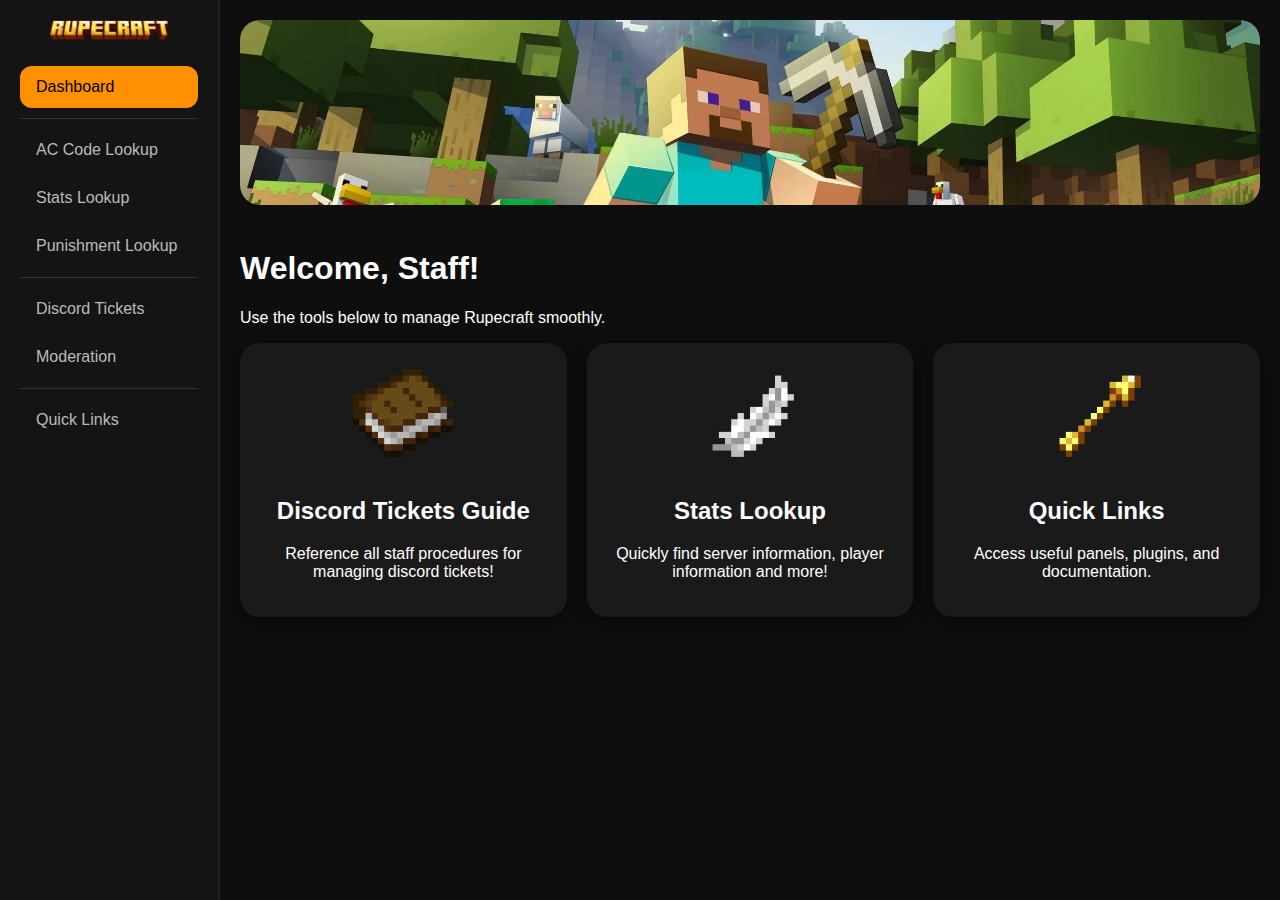
<file: index.html>
<!DOCTYPE html>
<html lang="en">
<head>
  <meta charset="UTF-8">
  <meta name="viewport" content="width=device-width, initial-scale=1.0">
  <title>Rupecraft Staff Dashboard</title>
  <link rel="stylesheet" href="css/style.css">
</head>
<body>
<aside class="sidebar">
  <img src="assets/images/logo.png" class="logo" alt="Rupecraft Logo">
  <nav>
    <a href="index.html" class="active">Dashboard</a>
    <div class="section-line"></div>
    <a href="ac-code-lookup.html">AC Code Lookup</a>
    <a href="stats-lookup.html">Stats Lookup</a>
    <a href="punishment-lookup.html">Punishment Lookup</a>
    <div class="section-line"></div>
    <a href="discord-tickets.html">Discord Tickets</a>
    <a href="moderation.html">Moderation</a>
    <div class="section-line"></div>
    <a href="quick-links.html">Quick Links</a>
  </nav>
</aside>

  <main class="content">
    <header>
      <img src="assets/images/dashboard-banner.png" class="banner" alt="Dashboard Banner">
      <h1>Welcome, Staff!</h1>
      <p>Use the tools below to manage Rupecraft smoothly.</p>
    </header>

<section class="cards">
  <a href="discord-tickets.html" class="card-link">
    <div class="card">
      <img src="assets/images/discordtickets-preview.png" alt="Discord Tickets Guide">
      <h2>Discord Tickets Guide</h2>
      <p>Reference all staff procedures for managing discord tickets!</p>
    </div>
  </a>

  <a href="stats-lookup.html" class="card-link">
    <div class="card">
      <img src="assets/images/stats-preview.png" alt="Stats Lookup">
      <h2>Stats Lookup</h2>
      <p>Quickly find server information, player information and more!</p>
    </div>
  </a>

  <a href="quick-links.html" class="card-link">
    <div class="card">
      <img src="assets/images/quicklinks-preview.png" alt="Quick Links">
      <h2>Quick Links</h2>
      <p>Access useful panels, plugins, and documentation.</p>
    </div>
  </a>
</section>
  </main>
</body>
</html>
</file>
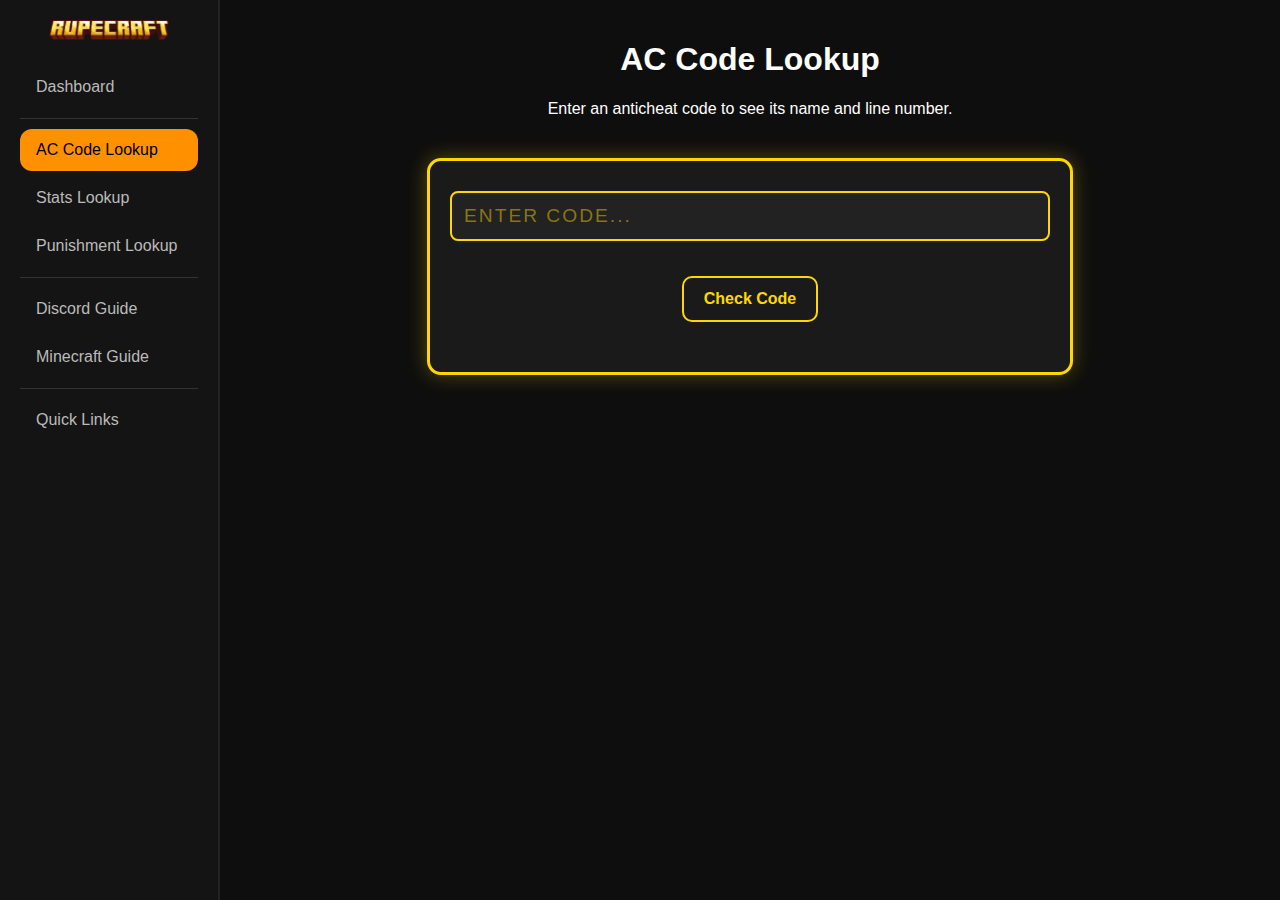
<file: ac-code-lookup.html>
<!DOCTYPE html>
<html lang="en">
<head>
<meta charset="UTF-8">
<meta name="viewport" content="width=device-width, initial-scale=1.0">
<title>AC Code Lookup - Rupecraft Staff</title>
<link rel="stylesheet" href="css/style.css">
<link rel="icon" type="image/x-icon" href="/images/favicon.png">
<style>
/* --- AC Lookup Specific Styles --- */
.code-lookup-container {
    max-width: 600px;
    margin: 40px auto;
    background-color: #1a1a1a;
    border: 3px solid gold;
    border-radius: 14px;
    padding: 30px 20px;
    text-align: center;
    box-shadow: 0 0 20px rgba(255, 215, 0, 0.3);
}
.code-lookup-container input[type="text"] {
    width: 100%;
    padding: 12px;
    font-size: 1.2em;
    text-transform: uppercase;
    letter-spacing: 2px;
    border-radius: 8px;
    border: 2px solid gold;
    background-color: #222;
    color: gold;
    outline: none;
}
.code-lookup-container input[type="text"]::placeholder {
    color: #ffd70077;
}
.code-lookup-container button {
    margin-top: 20px;
    padding: 12px 20px;
    font-size: 1em;
    font-weight: bold;
    border: 2px solid gold;
    border-radius: 10px;
    background-color: transparent;
    color: gold;
    cursor: pointer;
    transition: 0.3s ease;
}
.code-lookup-container button:hover {
    background-color: gold;
    color: #222;
    box-shadow: 0 0 15px gold;
}
#result {
    margin-top: 20px;
    font-size: 1.1em;
}
#result span.code {
    color: gold;
    font-weight: bold;
}
#result span.name, #result span.line {
    color: #fff;
}
#result p.error {
    color: #f87171;
    font-weight: bold;
}
</style>
</head>
<body>
<aside class="sidebar">
    <img src="assets/images/logo.png" class="logo" alt="Rupecraft Logo">
    <nav>
        <a href="index.html">Dashboard</a>
        <div class="section-line"></div>
        <a href="ac-code-lookup.html" class="active">AC Code Lookup</a>
        <a href="stats-lookup.html">Stats Lookup</a>
        <a href="punishment-lookup.html">Punishment Lookup</a>
        <div class="section-line"></div>
        <a href="discord-guide.html">Discord Guide</a>
        <a href="minecraft-guide.html">Minecraft Guide</a>
        <div class="section-line"></div>
        <a href="quick-links.html">Quick Links</a>
    </nav>
</aside>

<main class="content">
    <header>
        <h1  style="text-align: center;">AC Code Lookup</h1>
        <p  style="text-align: center;">Enter an anticheat code to see its name and line number.</p>
    </header>

    <div class="code-lookup-container">
        <input type="text" id="codeInput" placeholder="Enter code..." maxlength="4">
        <button onclick="lookupCode()">Check Code</button>
        <div id="result"></div>
    </div>
</main>

<script src="script.js"></script>
</body>
<script src="https://api.instatus.com/widget?host=rupecraft.instatus.com&code=b5ec3817&locale=en">
</script>
</html>
</file>
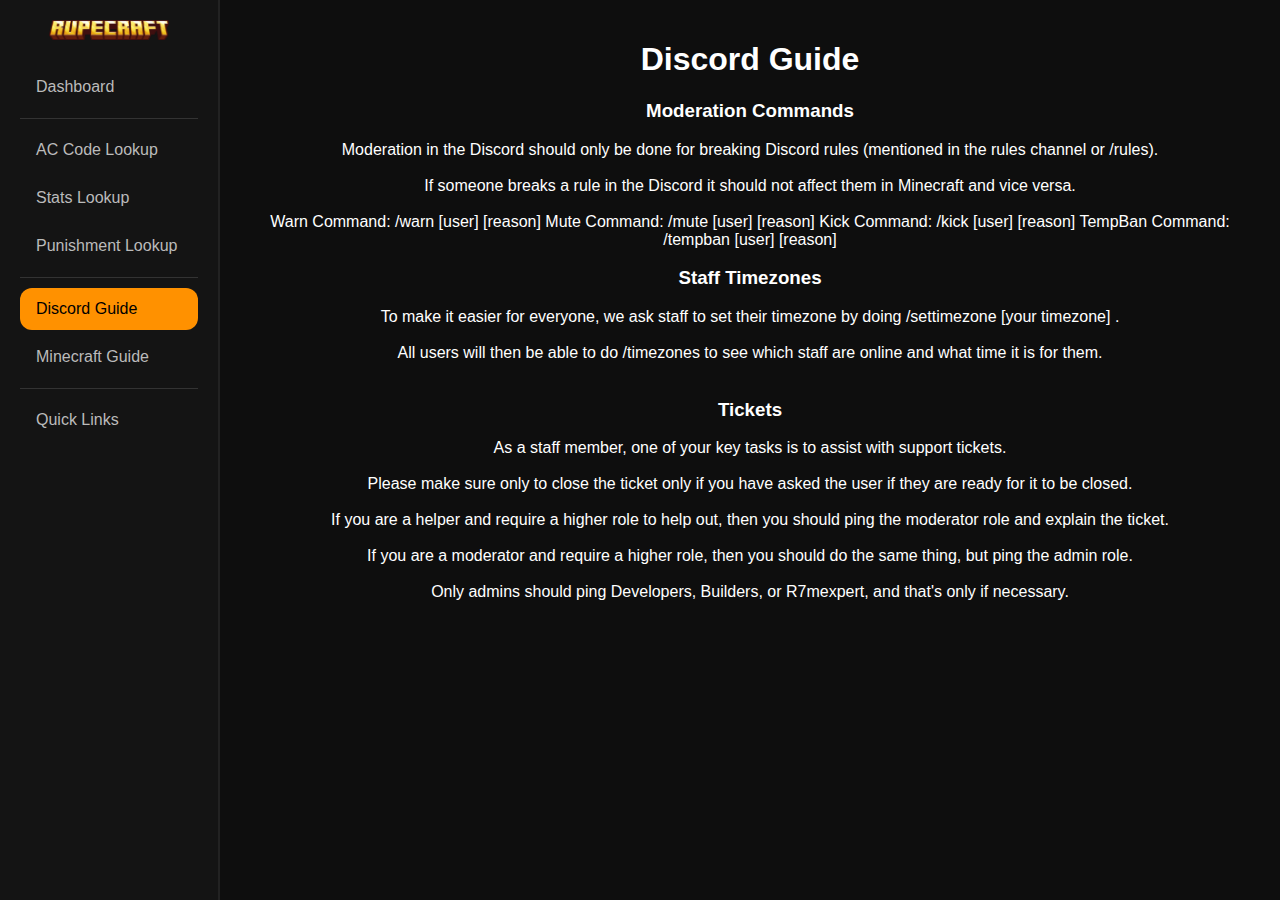
<file: discord-guide.html>
<!DOCTYPE html>
<html lang="en">
<head>
  <meta charset="UTF-8">
  <meta name="viewport" content="width=device-width, initial-scale=1.0">
  <title>Discord Guide</title>
  <link rel="stylesheet" href="css/style.css">
  <link rel="icon" type="image/x-icon" href="/images/favicon.png">
</head>
<body>
<aside class="sidebar">
  <img src="assets/images/logo.png" class="logo" alt="Rupecraft Logo">
  <nav>
    <a href="index.html">Dashboard</a>
    <div class="section-line"></div>
    <a href="ac-code-lookup.html">AC Code Lookup</a>
    <a href="stats-lookup.html">Stats Lookup</a>
    <a href="punishment-lookup.html">Punishment Lookup</a>
    <div class="section-line"></div>
    <a href="discord-guide.html" class="active">Discord Guide</a>
    <a href="minecraft-guide.html">Minecraft Guide</a>
    <div class="section-line"></div>
    <a href="quick-links.html">Quick Links</a>
  </nav>
</aside>
  <main class="content">
  <div class="centered-text">
    <h1 style="text-align: center;">Discord Guide</h1>
    <h3 style="text-align: center;">Moderation Commands</h3>
            <p style="text-align: center;">
                Moderation in the Discord should only be done for breaking Discord rules (mentioned in the rules channel or /rules).<br><br>
                If someone breaks a rule in the Discord it should not affect them in Minecraft and vice versa. <br><br>
                Warn Command: /warn [user] [reason]
                Mute Command: /mute [user] [reason]
                Kick Command: /kick [user] [reason]
                TempBan Command: /tempban [user] [reason]
            </p>
    <h3 style="text-align: center;">Staff Timezones</h3>
            <p style="text-align: center;">
                To make it easier for everyone, we ask staff to set their timezone by doing /settimezone [your timezone] .<br><br>
                All users will then be able to do /timezones to see which staff are online and what time it is for them.<br><br>
    <h3 style="text-align: center;">Tickets</h3>
            <p style="text-align: center;">
                As a staff member, one of your key tasks is to assist with support tickets.<br><br>
                Please make sure only to close the ticket only if you have asked the user if they are ready for it to be closed.<br><br>
                If you are a helper and require a higher role to help out, then you should ping the moderator role and explain the ticket.<br><br>
                If you are a moderator and require a higher role, then you should do the same thing, but ping the admin role.<br><br>
                Only admins should ping Developers, Builders, or R7mexpert, and that's only if necessary.<br><br>
  </div>
  </main>
</body>
<script src="https://api.instatus.com/widget?host=rupecraft.instatus.com&code=b5ec3817&locale=en">
</script>
</html>
</file>
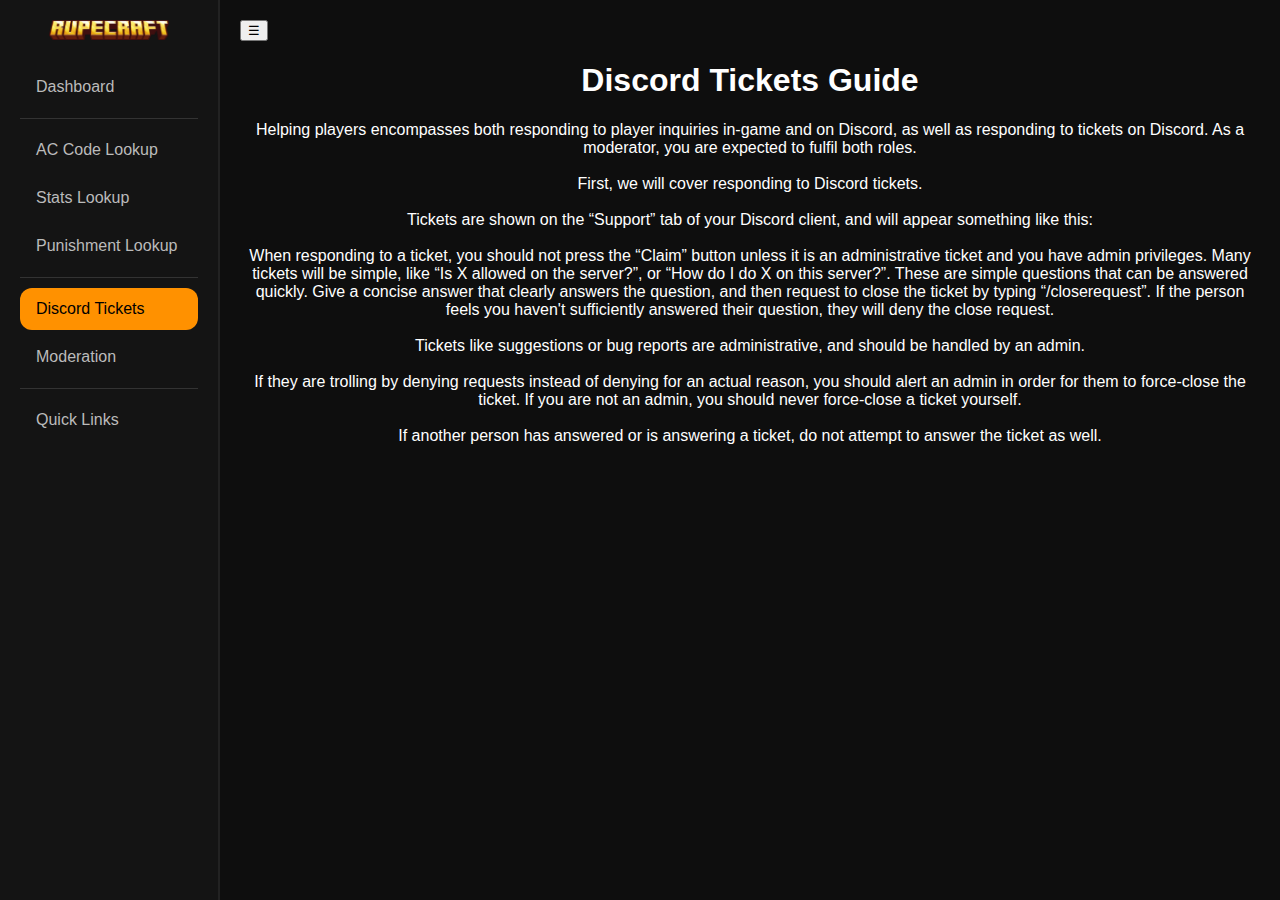
<file: discord-tickets.html>
<!DOCTYPE html>
<html lang="en">
<head>
  <meta charset="UTF-8">
  <meta name="viewport" content="width=device-width, initial-scale=1.0">
  <title>Discord Tickets Guide</title>
  <link rel="stylesheet" href="css/style.css">
  <link rel="icon" type="image/x-icon" href="/images/favicon.png">
</head>
<body>
<aside class="sidebar">
  <img src="assets/images/logo.png" class="logo" alt="Rupecraft Logo">
  <nav>
    <a href="index.html">Dashboard</a>
    <div class="section-line"></div>
    <a href="ac-code-lookup.html">AC Code Lookup</a>
    <a href="stats-lookup.html">Stats Lookup</a>
    <a href="punishment-lookup.html">Punishment Lookup</a>
    <div class="section-line"></div>
    <a href="discord-tickets.html" class="active">Discord Tickets</a>
    <a href="moderation.html">Moderation</a>
    <div class="section-line"></div>
    <a href="quick-links.html">Quick Links</a>
  </nav>
</aside>
  <main class="content">
  <button class="hamburger" onclick="toggleMenu()">☰</button>
  <div class="centered-text">
    <h1 style="text-align: center;">Discord Tickets Guide</h1>
            <p style="text-align: center;">
                Helping players encompasses both responding to player inquiries in-game and on Discord, as well as responding to tickets on Discord. As a moderator, you are expected to fulfil both roles.<br><br>
                First, we will cover responding to Discord tickets.<br><br>
                Tickets are shown on the “Support” tab of your Discord client, and will appear something like this:<br><br>
                When responding to a ticket, you should not press the “Claim” button unless it is an administrative ticket and you have admin privileges. Many tickets will be simple, like “Is X allowed on the server?”, or “How do I do X on this server?”. These are simple questions that can be answered quickly. Give a concise answer that clearly answers the question, and then request to close the ticket by typing “/closerequest”. If the person feels you haven't sufficiently answered their question, they will deny the close request.<br><br>
                Tickets like suggestions or bug reports are administrative, and should be handled by an admin.<br><br>
                If they are trolling by denying requests instead of denying for an actual reason, you should alert an admin in order for them to force-close the ticket. If you are not an admin, you should never force-close a ticket yourself.<br><br>
                If another person has answered or is answering a ticket, do not attempt to answer the ticket as well.<br><br>
            </p>
  </div>
  </main>
</body>
<script src="https://api.instatus.com/widget?host=rupecraft.instatus.com&code=b5ec3817&locale=en">
</script>
</html>
</file>
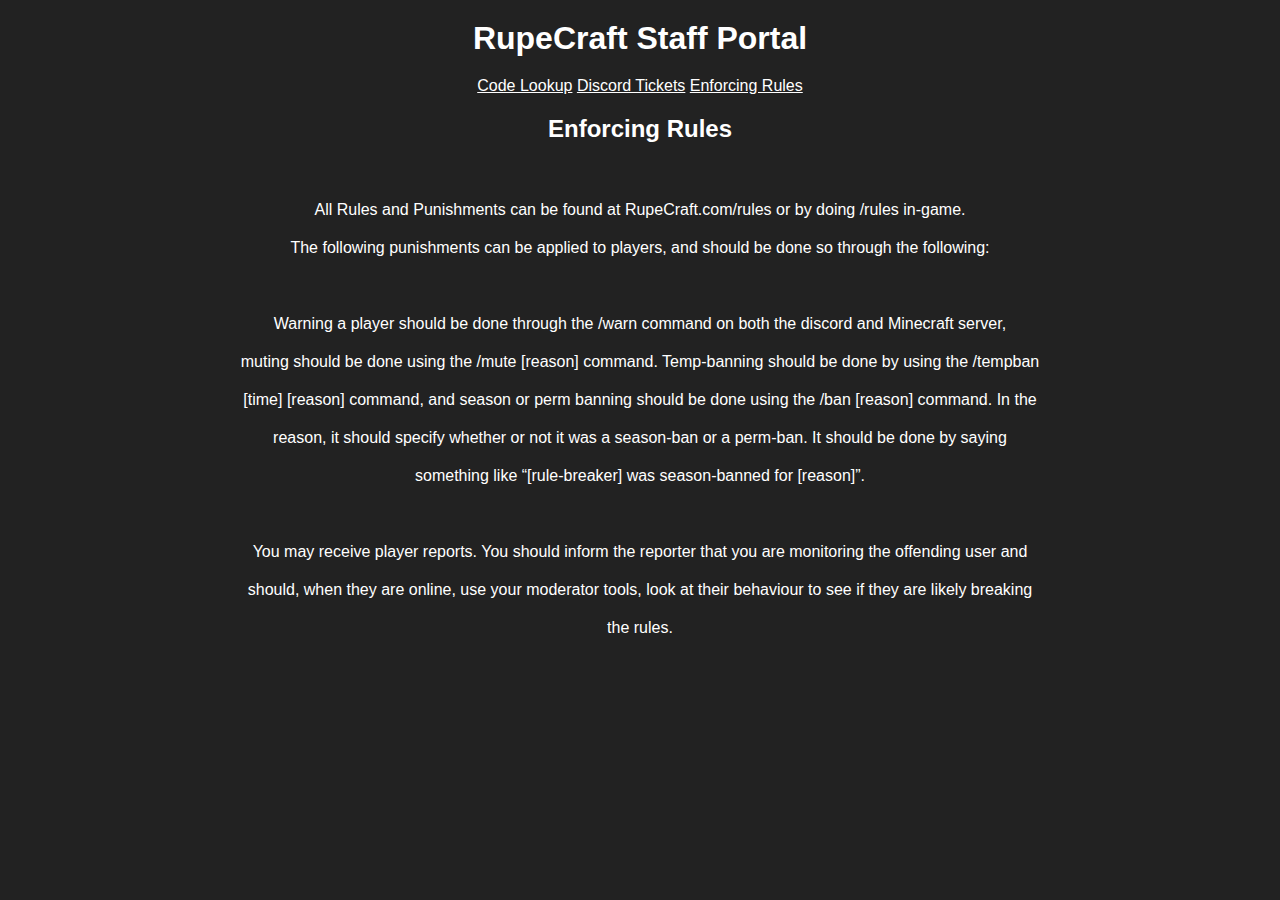
<file: enforcingrules.html>
<!DOCTYPE html>
<html lang="en">
<head>
  <meta charset="UTF-8">
  <meta name="viewport" content="width=device-width, initial-scale=1.0">
  <title>Staff Portal - Enforcing Rules</title>
  <link rel="stylesheet" href="style.css">
</head>
<body>
  <div class="navbar">
    <h1>RupeCraft Staff Portal</h1>
    <div>
      <a href="index.html">Code Lookup</a>
      <a href="discordtickets.html">Discord Tickets</a>
      <a href="enforcingrules.html">Enforcing Rules</a>
    </div>
  </div>

  <div class="container">
    <h2>Enforcing Rules</h2>
    <p>‎ </p>
    <p>All Rules and Punishments can be found at RupeCraft.com/rules or by doing /rules in-game.</p>
    <p>The following punishments can be applied to players, and should be done so through the following:</p>
    <p>‎ </p>
    <p>Warning a player should be done through the /warn command on both the discord and Minecraft server,</p> 
    <p>muting should be done using the /mute [reason] command. Temp-banning should be done by using the /tempban</p>
    <p>[time] [reason] command, and season or perm banning should be done using the /ban [reason] command. In the</p>
    <p>reason, it should specify whether or not it was a season-ban or a perm-ban. It should be done by saying</p> 
    <p>something like “[rule-breaker] was season-banned for [reason]”.</p>
    <p>‎ </p>
    <p>You may receive player reports. You should inform the reporter that you are monitoring the offending user and</p>
    <p>should, when they are online, use your moderator tools, look at their behaviour to see if they are likely breaking</p>
    <p>the rules.</p>

    </ul>
  </div>
</body>
</html>
</file>
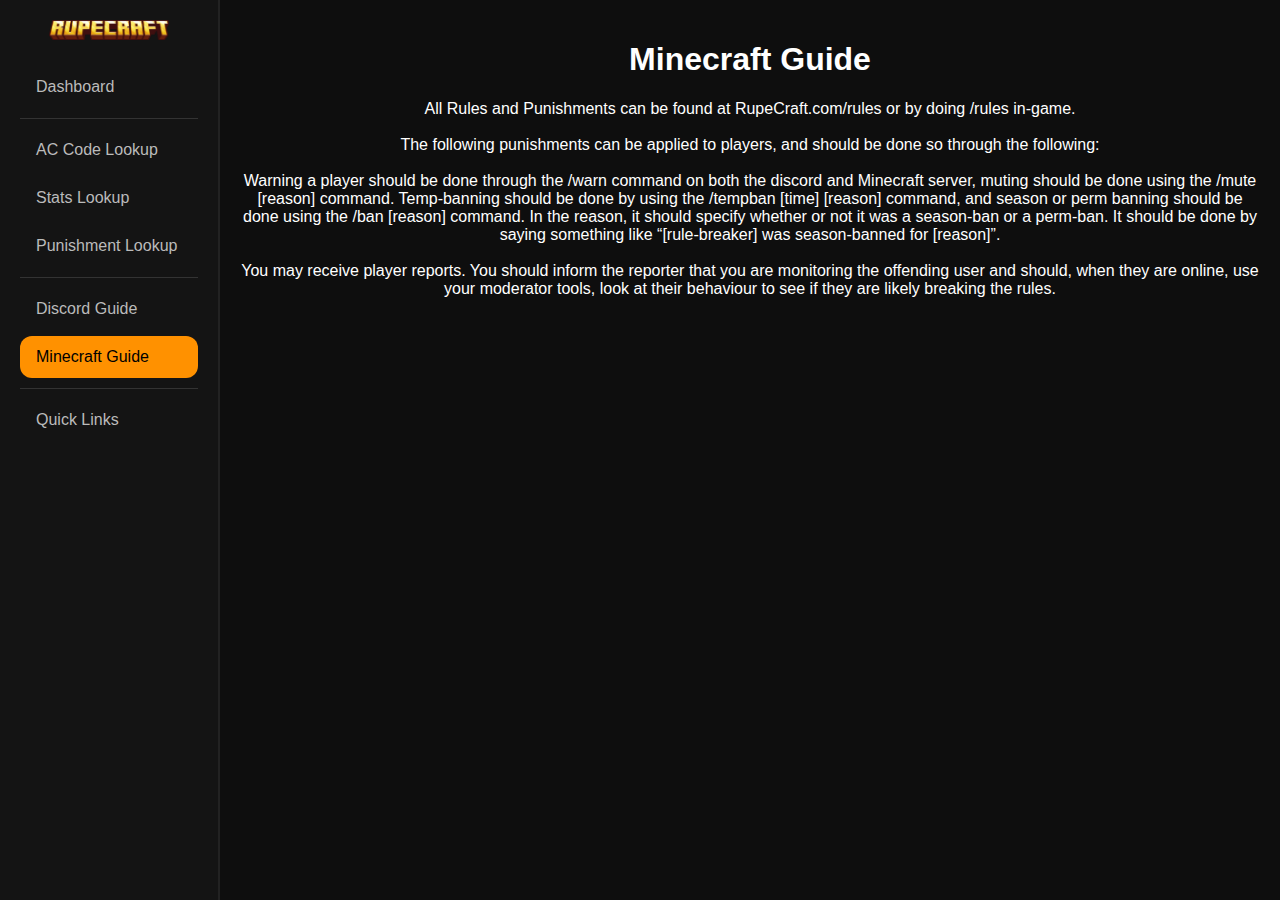
<file: minecraft-guide.html>
<!DOCTYPE html>
<html lang="en">
<head>
  <meta charset="UTF-8">
  <meta name="viewport" content="width=device-width, initial-scale=1.0">
  <title>Minecraft Guide</title>
  <link rel="stylesheet" href="css/style.css">
  <link rel="icon" type="image/x-icon" href="/images/favicon.png">
</head>
<body>
<aside class="sidebar">
  <img src="assets/images/logo.png" class="logo" alt="Rupecraft Logo">
  <nav>
    <a href="index.html">Dashboard</a>
    <div class="section-line"></div>
    <a href="ac-code-lookup.html">AC Code Lookup</a>
    <a href="stats-lookup.html">Stats Lookup</a>
    <a href="punishment-lookup.html">Punishment Lookup</a>
    <div class="section-line"></div>
    <a href="discord-guide.html">Discord Guide</a>
    <a href="minecraft-guide.html" class="active">Minecraft Guide</a>
    <div class="section-line"></div>
    <a href="quick-links.html">Quick Links</a>
  </nav>
</aside>

  <main class="content">
    <h1 style="text-align: center;">Minecraft Guide</h1>
            <p style="text-align: center;">
                All Rules and Punishments can be found at RupeCraft.com/rules or by doing /rules in-game.<br><br>
                The following punishments can be applied to players, and should be done so through the following:<br><br>
                Warning a player should be done through the /warn command on both the discord and Minecraft server, muting should be done using the /mute [reason] command. Temp-banning should be done by using the /tempban [time] [reason] command, and season or perm banning should be done using the /ban [reason] command. In the reason, it should specify whether or not it was a season-ban or a perm-ban. It should be done by saying something like “[rule-breaker] was season-banned for [reason]”.<br><br>
                You may receive player reports. You should inform the reporter that you are monitoring the offending user and should, when they are online, use your moderator tools, look at their behaviour to see if they are likely breaking the rules.<br><br>
            </p>
  </main>
</body>
<script src="https://api.instatus.com/widget?host=rupecraft.instatus.com&code=b5ec3817&locale=en">
</script>
</html>
</file>
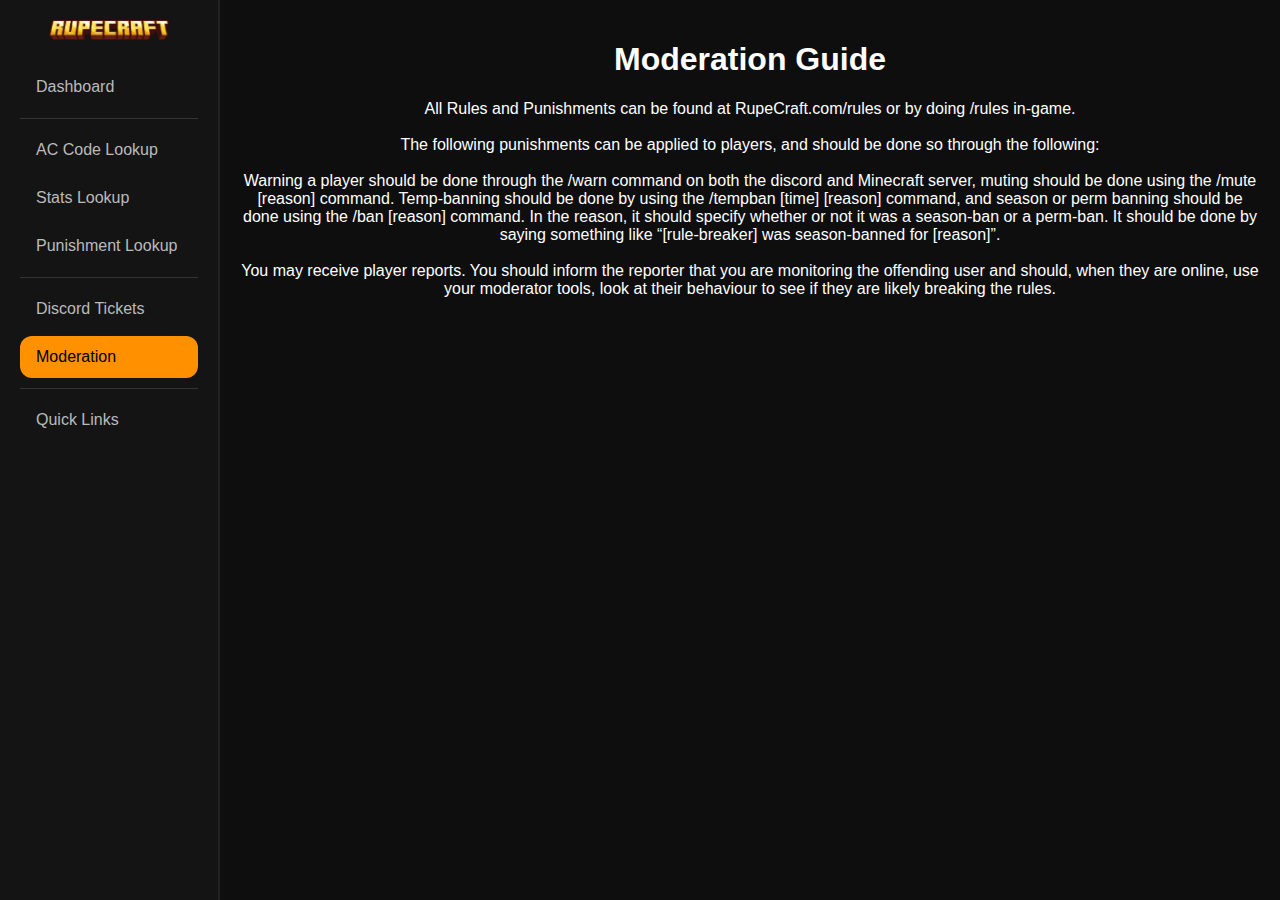
<file: moderation.html>
<!DOCTYPE html>
<html lang="en">
<head>
  <meta charset="UTF-8">
  <meta name="viewport" content="width=device-width, initial-scale=1.0">
  <title>Moderation Guide</title>
  <link rel="stylesheet" href="css/style.css">
</head>
<body>
<aside class="sidebar">
  <img src="assets/images/logo.png" class="logo" alt="Rupecraft Logo">
  <nav>
    <a href="index.html">Dashboard</a>
    <div class="section-line"></div>
    <a href="ac-code-lookup.html">AC Code Lookup</a>
    <a href="stats-lookup.html">Stats Lookup</a>
    <a href="punishment-lookup.html">Punishment Lookup</a>
    <div class="section-line"></div>
    <a href="discord-tickets.html">Discord Tickets</a>
    <a href="moderation.html" class="active">Moderation</a>
    <div class="section-line"></div>
    <a href="quick-links.html">Quick Links</a>
  </nav>
</aside>

  <main class="content">
    <h1 style="text-align: center;">Moderation Guide</h1>
            <p style="text-align: center;">
                All Rules and Punishments can be found at RupeCraft.com/rules or by doing /rules in-game.<br><br>
                The following punishments can be applied to players, and should be done so through the following:<br><br>
                Warning a player should be done through the /warn command on both the discord and Minecraft server, muting should be done using the /mute [reason] command. Temp-banning should be done by using the /tempban [time] [reason] command, and season or perm banning should be done using the /ban [reason] command. In the reason, it should specify whether or not it was a season-ban or a perm-ban. It should be done by saying something like “[rule-breaker] was season-banned for [reason]”.<br><br>
                You may receive player reports. You should inform the reporter that you are monitoring the offending user and should, when they are online, use your moderator tools, look at their behaviour to see if they are likely breaking the rules.<br><br>
            </p>
  </main>
</body>
</html>
</file>
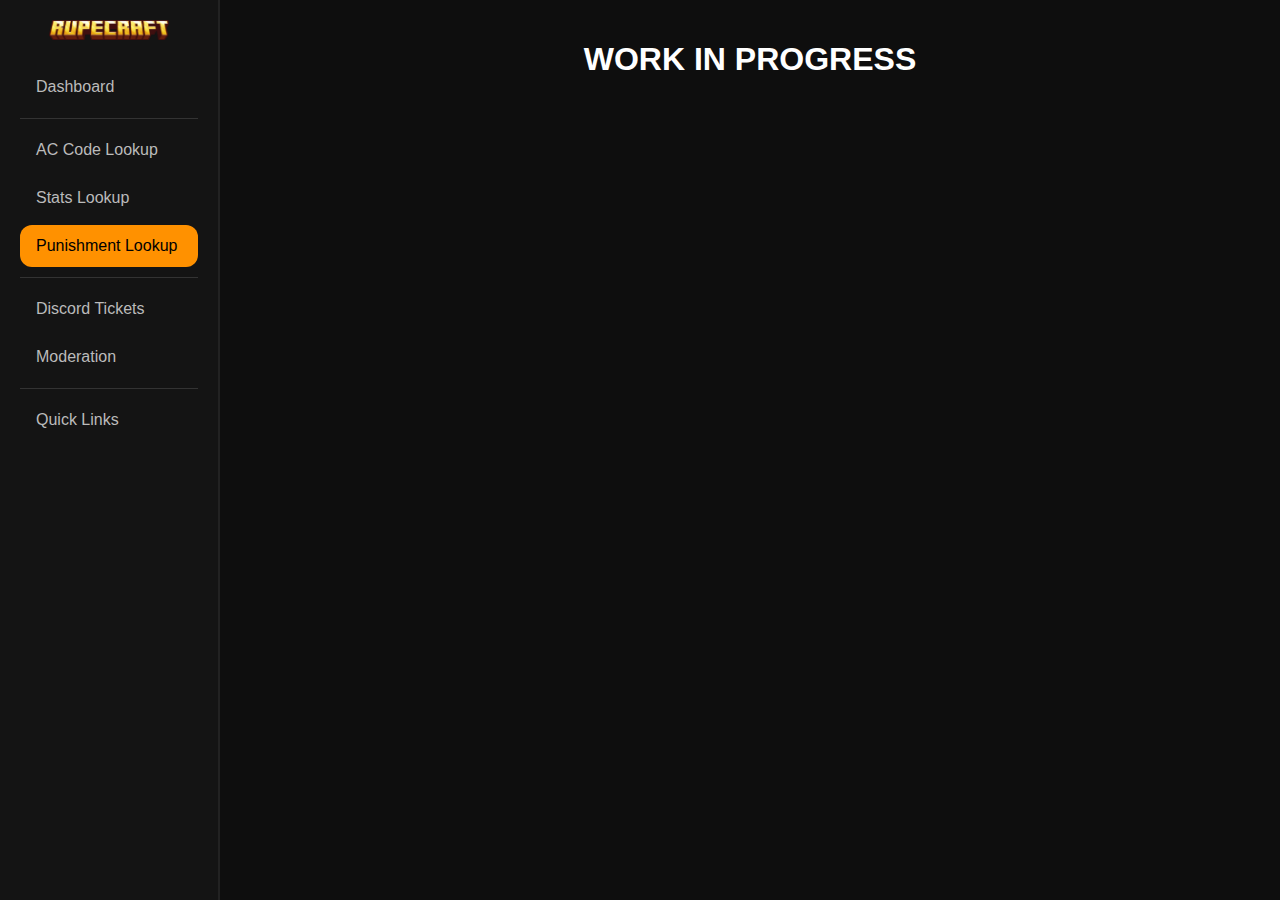
<file: punishment-lookup.html>
<!DOCTYPE html>
<html lang="en">
<head>
  <meta charset="UTF-8">
  <meta name="viewport" content="width=device-width, initial-scale=1.0">
  <title>Code Lookup</title>
  <link rel="stylesheet" href="css/style.css">
  <link rel="icon" type="image/x-icon" href="/images/favicon.png">
</head>
<body>
<aside class="sidebar">
  <img src="assets/images/logo.png" class="logo" alt="Rupecraft Logo">
  <nav>
    <a href="index.html">Dashboard</a>
    <div class="section-line"></div>
    <a href="ac-code-lookup.html">AC Code Lookup</a>
    <a href="stats-lookup.html">Stats Lookup</a>
    <a href="punishment-lookup.html" class="active">Punishment Lookup</a>
    <div class="section-line"></div>
    <a href="discord-tickets.html">Discord Tickets</a>
    <a href="moderation.html">Moderation</a>
    <div class="section-line"></div>
    <a href="quick-links.html">Quick Links</a>
  </nav>
</aside>

  <main class="content">
    <h1 style="text-align: center;">WORK IN PROGRESS</h1>
  </main>
</body>
<script src="https://api.instatus.com/widget?host=rupecraft.instatus.com&code=b5ec3817&locale=en">
</script>
</html>
</file>
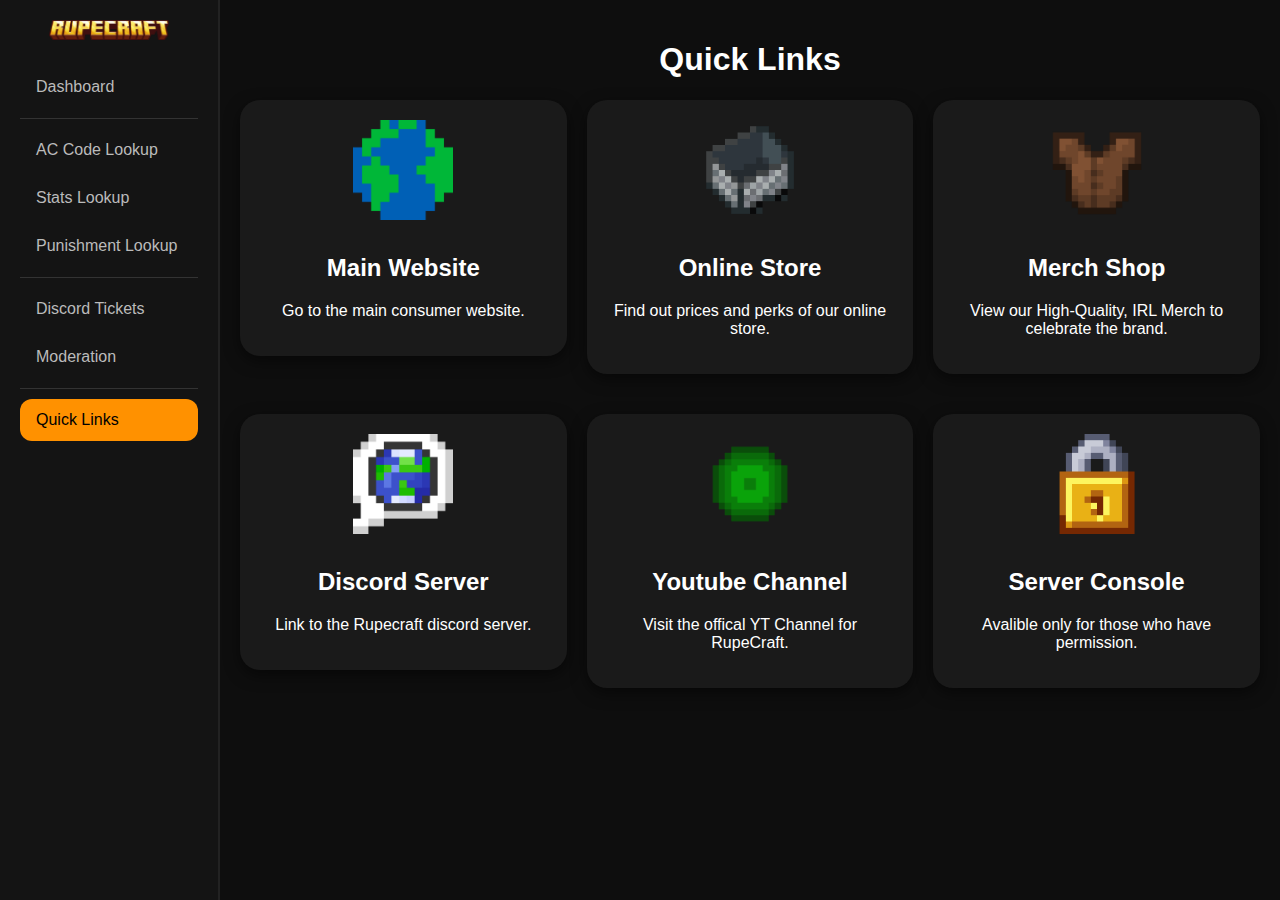
<file: quick-links.html>
<!DOCTYPE html>
<html lang="en">
<head>
  <meta charset="UTF-8">
  <meta name="viewport" content="width=device-width, initial-scale=1.0">
  <title>Quick Links</title>
  <link rel="stylesheet" href="css/style.css">
  <link rel="icon" type="image/x-icon" href="/images/favicon.png">
</head>
<body>
<aside class="sidebar">
  <img src="assets/images/logo.png" class="logo" alt="Rupecraft Logo">
  <nav>
    <a href="index.html">Dashboard</a>
    <div class="section-line"></div>
    <a href="ac-code-lookup.html">AC Code Lookup</a>
    <a href="stats-lookup.html">Stats Lookup</a>
    <a href="punishment-lookup.html">Punishment Lookup</a>
    <div class="section-line"></div>
    <a href="discord-tickets.html">Discord Tickets</a>
    <a href="moderation.html">Moderation</a>
    <div class="section-line"></div>
    <a href="quick-links.html" class="active">Quick Links</a>
  </nav>
</aside>

<main class="content">
  <h1 style="text-align: center;">Quick Links</h1>

  <!-- First group -->
  <section class="cards">
    <a href="https://www.rupecraft.com" class="card-link">
      <div class="card">
        <img src="assets/images/mainwebsite-link.png" alt="Main Website">
        <h2>Main Website</h2>
        <p>Go to the main consumer website.</p>
      </div>
    </a>

    <a href="https://store.rupecraft.com" class="card-link">
      <div class="card">
        <img src="assets/images/store-link.png" alt="Online Store">
        <h2>Online Store</h2>
        <p>Find out prices and perks of our online store.</p>
      </div>
    </a>

    <a href="https://merch.rupecraft.com" class="card-link">
      <div class="card">
        <img src="assets/images/merch-link.png" alt="Merch Shop">
        <h2>Merch Shop</h2>
        <p>View our High-Quality, IRL Merch to celebrate the brand.</p>
      </div>
    </a>
  </section>

  <!-- Second group -->
  <h2 style="text-align:center; margin-top:40px;"> </h2>
  <section class="cards">
    <a href="https://discord.rupecraft.com" class="card-link">
      <div class="card">
        <img src="assets/images/discord-link.png" alt="Discord Server">
        <h2>Discord Server</h2>
        <p>Link to the Rupecraft discord server.</p>
      </div>
    </a>

    <a href="https://youtube.rupecraft.com" class="card-link">
      <div class="card">
        <img src="assets/images/youtube-link.png" alt="Youtube Channel">
        <h2>Youtube Channel</h2>
        <p>Visit the offical YT Channel for RupeCraft.</p>
      </div>
    </a>


    <a href="https://panel.shockbyte.com/server/" class="card-link">
      <div class="card">
        <img src="assets/images/console-link.png" alt="Youtube Channel">
        <h2>Server Console</h2>
        <p>Avalible only for those who have permission.</p>
      </div>
    </a>

  </section>
</main>
</body>
<script src="https://api.instatus.com/widget?host=rupecraft.instatus.com&code=b5ec3817&locale=en">
</script>
</html>
</file>
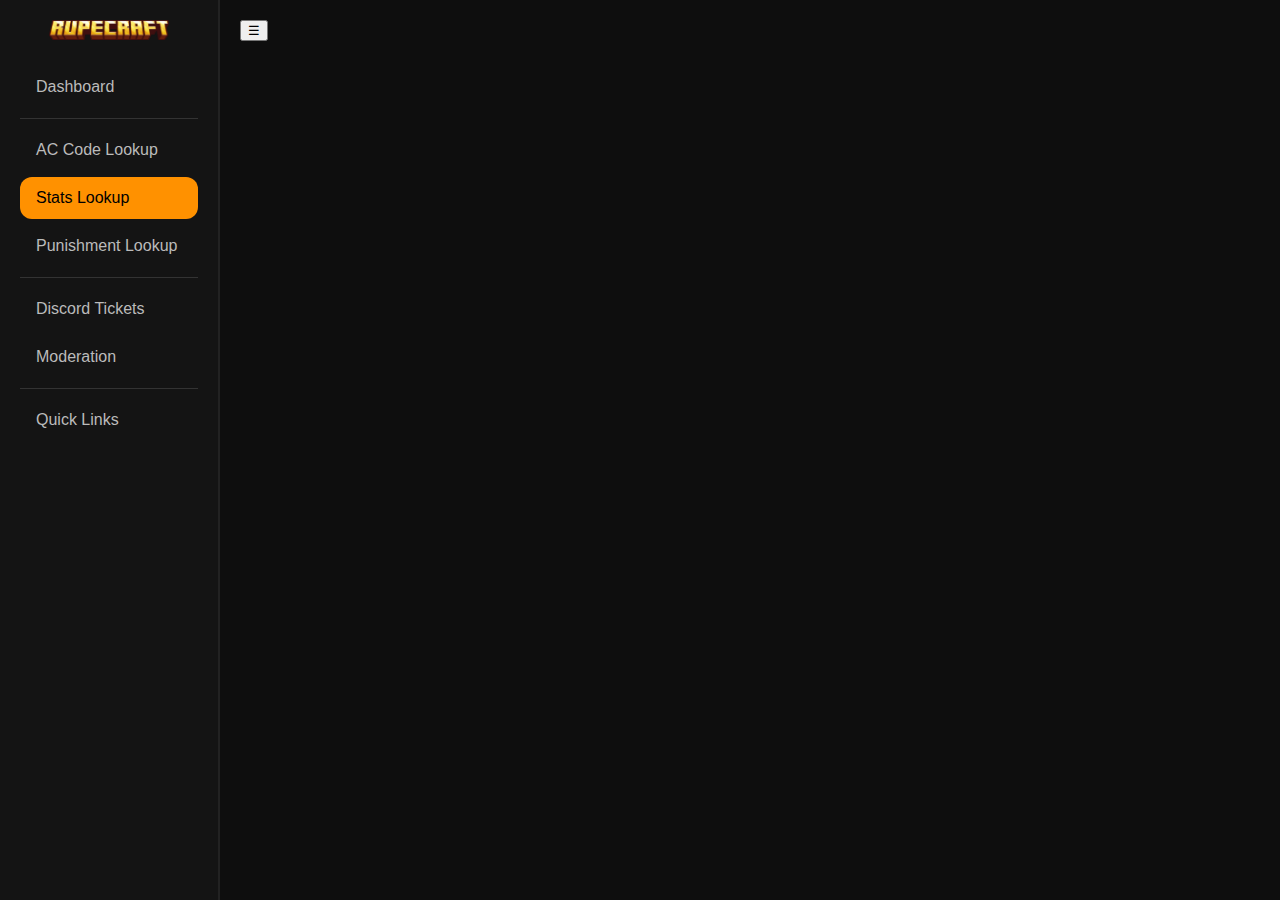
<file: stats-lookup.html>
<!DOCTYPE html>
<html lang="en">
<head>
  <meta charset="UTF-8">
  <meta name="viewport" content="width=device-width, initial-scale=1.0">
  <title>Stats Lookup</title>
  <link rel="stylesheet" href="css/style.css">
  <link rel="icon" type="image/x-icon" href="/images/favicon.png">
</head>
<body>
<aside class="sidebar">
  <img src="assets/images/logo.png" a href="index.html" class="logo" alt="Rupecraft Logo">
  <nav>
    <a href="index.html">Dashboard</a>
    <div class="section-line"></div>
    <a href="ac-code-lookup.html">AC Code Lookup</a>
    <a href="stats-lookup.html" class="active">Stats Lookup</a>
    <a href="punishment-lookup.html">Punishment Lookup</a>
    <div class="section-line"></div>
    <a href="discord-tickets.html">Discord Tickets</a>
    <a href="moderation.html">Moderation</a>
    <div class="section-line"></div>
    <a href="quick-links.html">Quick Links</a>
  </nav>
</aside>

  <main class="content">
    <button class="hamburger" onclick="toggleMenu()">☰</button>
<div class="lookup-container">
  <iframe
    src="https://rupecraftplanproxy.rupertgroom.workers.dev/server/a4ec3274-0060-43c5-aff6-b6fd94e78664/overview"
    style="border: none; border-radius: 12px;">
  </iframe>
</div>
  </main>
</body>
<script src="https://api.instatus.com/widget?host=rupecraft.instatus.com&code=b5ec3817&locale=en">
</script>
</html>
</file>
<file: style.css>
* {
    font-family: Rubik, Verdana, Arial, sans-serif;
    box-sizing: border-box;
    color: white;
}
    html, body {
    margin: 0;
    padding: 0;
    background-color: #222222;
    text-align: center;
}
header {
    display: flex;
    align-items: center;
    justify-content: space-between;
    padding: 20px;
    background-color: #1a1a1a;
    box-shadow: 0 2px 10px rgba(0,0,0,0.5);
}
header img {
    height: 55px;
}
.nav-right {
    display: flex;
    gap: 15px;
}
.nav-button {
    background-color: #ffbe3133;
    border: 2px solid #ffbe31;
    border-radius: 8px;
    padding: 8px 14px;
    color: #ffbe31;
    font-weight: bold;
    font-size: 1em;
    text-decoration: none;
    transition: all 0.3s ease;
    cursor: pointer;
    display: inline-block;
}
.nav-button:hover {
    background-color: #ffbe31;
    color: #222222;
    box-shadow: 0 0 10px #ffbe31;
    transform: translateY(-2px);
}
.nav-button.main-site {
    background-color: #31a2ff33;
    border: 2px solid #31a2ff;
    color: #31a2ff;
}
.nav-button.main-site:hover {
    background-color: #31a2ff;
    color: #222;
    box-shadow: 0 0 10px #31a2ff;
}
h1, p {
    max-width: 1000px;
    margin: 20px auto;
}
.focused {
    width: calc(100% -20px);
    max-width: 1000px;
    margin: 20px auto;
    display: flex;
    column-gap: 20px;
    justify-content: space-between;
}
.focused div {
    width: 50%;
    border-left: 7px solid #ffbe31;
    border-radius: 7px;
    background-color: #ffbe3127;
    padding: 20px;
}
.attention-drawer {
    background-image: url(screenshotBG.png);
    background-size: cover;
    background-repeat: no-repeat;
    background-position: center;
    padding: 60px;
}
.codelookup {
    background-color: #ffbe3133;
    border: 7px solid #ffbe31;
    border-radius: 14px;
    padding: 20px;
    max-width: 500px;
    margin: auto;
    box-shadow: 0 0 15px rgba(255, 190, 49, 0.4);
}
input[type="text"] {
    outline: none;
    background-color: transparent;
    border: none;
    font-size: 1.25em;
    text-transform: uppercase;
    letter-spacing: 2px;
    text-align: center;
    color: #ffbe31;
    width: 100%;
}
button.action {
    background:none;
    border:none;
    background-color: #ffbe3133;
    border: 3px solid #ffbe31;
    border-radius: 14px;
    padding: 12px 20px;
    font-size: 1em;
    font-weight: bold;
    color: #ffbe31;
    margin: 20px auto;
    display: block;
    box-shadow: 0 0 15px rgba(255, 190, 49, 0.4);
    transition: transform 0.2s ease, box-shadow 0.2s ease, background 0.3s;
}
button.action:hover {
    transform: scale(1.05);
    background-color: #ffbe31;
    color: #222;
    box-shadow: 0 0 20px rgba(255, 190, 49, 0.6);
}
.content {
    max-width: 1000px;
    margin: auto;
    padding: 20px;
}
</file>
<file: css/style.css>
/* Reset & body */
body {
  margin: 0;
  font-family: "Segoe UI", sans-serif;
  background: #0e0e0e;
  color: #fff;
  display: flex;
  min-height: 100vh;
  box-sizing: border-box;
}

/* Sidebar */
.sidebar {
  width: 220px;
  background: #141414;
  padding: 20px;
  display: flex;
  flex-direction: column;
  border-right: 2px solid #222;
  height: 100vh;
  position: fixed;
  top: 0;
  left: 0;
  box-sizing: border-box;
}

.sidebar .logo {
  width: 120px;
  margin: 0 auto 20px auto;
}

.sidebar nav a {
  display: block;
  padding: 12px 16px;
  margin: 6px 0;
  border-radius: 12px;
  text-decoration: none;
  color: #bbb;
  transition: 0.3s;
}

.sidebar nav a:hover,
.sidebar nav a.active {
  background: rgb(255, 145, 0); /* gold highlight on hover */
  color: #000;
}

/* Section separator line */
.sidebar .section-line {
  border-top: 1px solid #333;
  margin: 10px 0;
}

/* Main content */
.content {
  flex: 1;
  padding: 20px;
  margin-left: 220px; /* offset for sidebar */
  box-sizing: border-box;
}

/* Dashboard Cards */
.cards {
  display: grid;
  grid-template-columns: repeat(auto-fit, minmax(250px, 1fr));
  gap: 20px;
}

.card {
  background: #1a1a1a;
  padding: 20px;
  border-radius: 20px;
  text-align: center;
  box-shadow: 0 5px 15px rgba(0,0,0,0.5);
  transition: 0.3s;
}

.card img {
  width: 100px;
  margin-bottom: 10px;
}

.card:hover {
  transform: translateY(-5px);
  box-shadow: 0 10px 25px rgba(0,0,0,0.7);
}

/* Dashboard Banner */
.banner {
  width: 100%;
  border-radius: 20px;
  margin-bottom: 20px;
}

/* Login Page */
.login-page {
  display: flex;
  justify-content: center;
  align-items: center;
  height: 100vh;
  background: #0e0e0e;
}

.login-box {
  background: #1a1a1a;
  padding: 30px;
  border-radius: 20px;
  text-align: center;
  width: 300px;
  box-shadow: 0 5px 15px rgba(0,0,0,0.6);
}

.login-box h1 {
  margin-bottom: 20px;
  color: rgb(255, 145, 0);
}

.login-box input {
  width: 100%;
  padding: 12px;
  margin: 10px 0;
  border-radius: 10px;
  border: none;
  outline: none;
  box-sizing: border-box;
}

.login-box button {
  width: 100%;
  padding: 12px;
  background: rgb(255, 145, 0);
  color: #000;
  border: none;
  border-radius: 10px;
  font-weight: bold;
  cursor: pointer;
}

.login-box button:hover {
  background: rgb(255, 145, 0);
}

/* Make card links behave like block elements */
.card-link {
  display: block;
  text-decoration: none;  /* remove underline */
  color: inherit;         /* inherit color from .card */
}

.card-link .card {
  cursor: pointer;
  color: #fff;            /* white text for the card */
}

.card-link:hover .card h2 {
  color: rgb(255, 145, 0);
}

.code-lookup-container {
    max-width: 600px;
    margin: 40px auto;
    background-color: #1a1a1a;
    border: 3px solid gold;
    border-radius: 14px;
    padding: 30px 20px;
    text-align: center;
    box-shadow: 0 0 20px rgba(255, 215, 0, 0.3);
}

.code-lookup-container input[type="text"] {
    width: 100%;
    padding: 12px;
    font-size: 1.2em;
    text-transform: uppercase;
    letter-spacing: 2px;
    border-radius: 8px;
    border: 2px solid gold;
    background-color: #222;
    color: gold;
    outline: none;
    box-sizing: border-box;   /* ✅ keeps input inside container */
    margin-bottom: 15px;      /* space under input */
}

.code-lookup-container input[type="text"]::placeholder {
    color: #ffd70077;
}

.code-lookup-container button {
    padding: 12px 20px;
    font-size: 1em;
    font-weight: bold;
    border: 2px solid gold;
    border-radius: 10px;
    background-color: transparent;
    color: gold;
    cursor: pointer;
    transition: 0.3s ease;
}

.code-lookup-container button:hover {
    background-color: gold;
    color: #222;
    box-shadow: 0 0 15px gold;
}

#result {
    margin-top: 20px;
    font-size: 1.1em;
}

#result span.code {
    color: gold;
    font-weight: bold;
}

#result span.name, #result span.line {
    color: #fff;
}

#result p.error {
    color: #f87171;
    font-weight: bold;
}

/* Mobile Responsiveness */
@media (max-width: 768px) {
  .sidebar {
    display: none;
  }

  .content {
    margin-left: 0;
    padding: 15px;
  }

  .cards {
    grid-template-columns: 1fr;
    gap: 15px;
  }

  .card {
    padding: 15px;
  }

  .banner {
    margin-bottom: 15px;
  }

  .code-lookup-container {
    max-width: 100%;
    margin: 20px 0;
    padding: 20px 15px;
  }

  .login-box {
    width: 100%;
    margin: 20px;
    padding: 20px;
  }

  /* Responsive iframe */
  .lookup-container {
    position: relative;
    width: 100%;
    height: 0;
    padding-bottom: 100%; /* Adjust aspect ratio as needed; ~1:1 for square stats */
  }

  .lookup-container iframe {
    position: absolute;
    top: 0;
    left: 0;
    width: 100%;
    height: 100%;
  }
}

#result {
    margin-top: 20px;
}

.result-card {
    background-color: #222;
    border: 2px solid gold;
    border-radius: 10px;
    padding: 15px 20px;
    text-align: center;
    box-shadow: 0 0 12px rgba(255, 215, 0, 0.25);
    display: inline-block;
    min-width: 250px;
}

.result-card p {
    margin: 8px 0;
    font-size: 1.1em;
}

.result-card span.code {
    color: gold;
    font-weight: bold;
    font-size: 1.2em;
}

.result-card span.name,
.result-card span.line {
    color: #fff;
}

.result-card p.error {
    color: #f87171;
    font-weight: bold;
}
</file>
